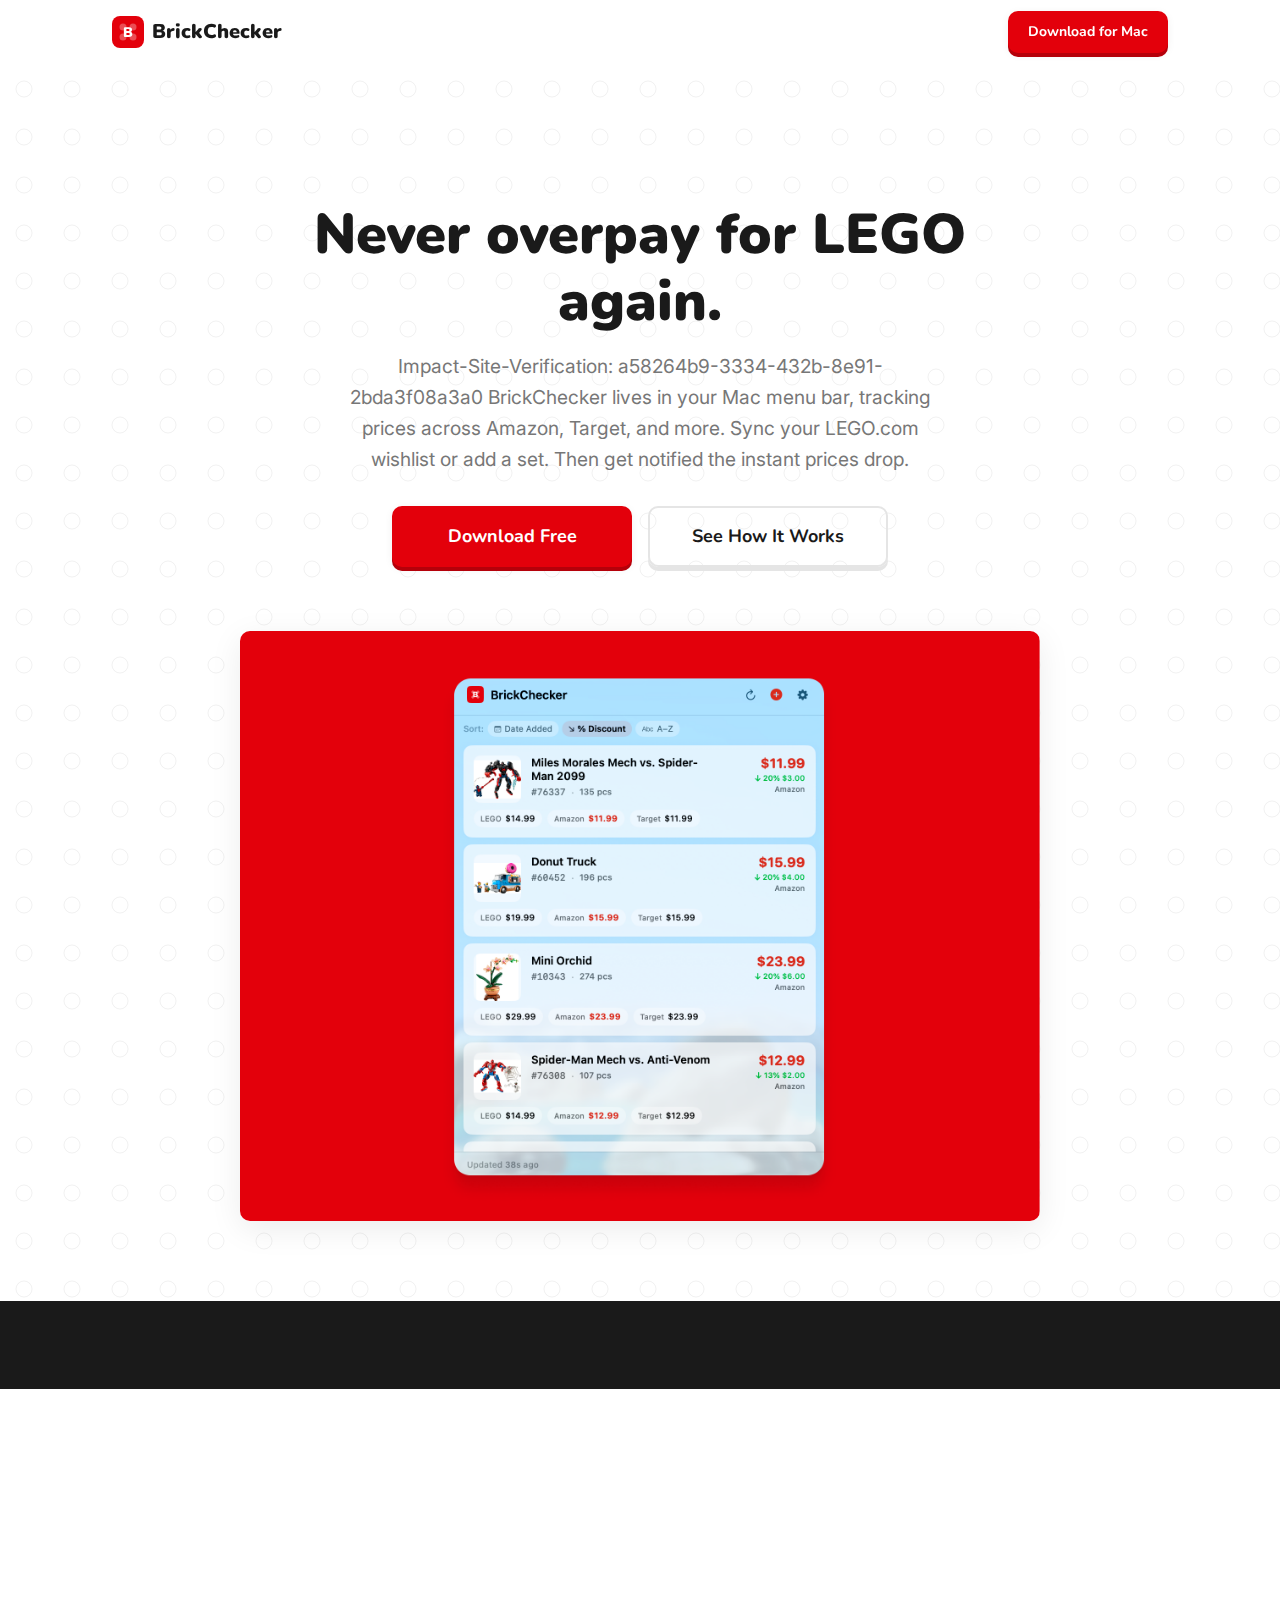
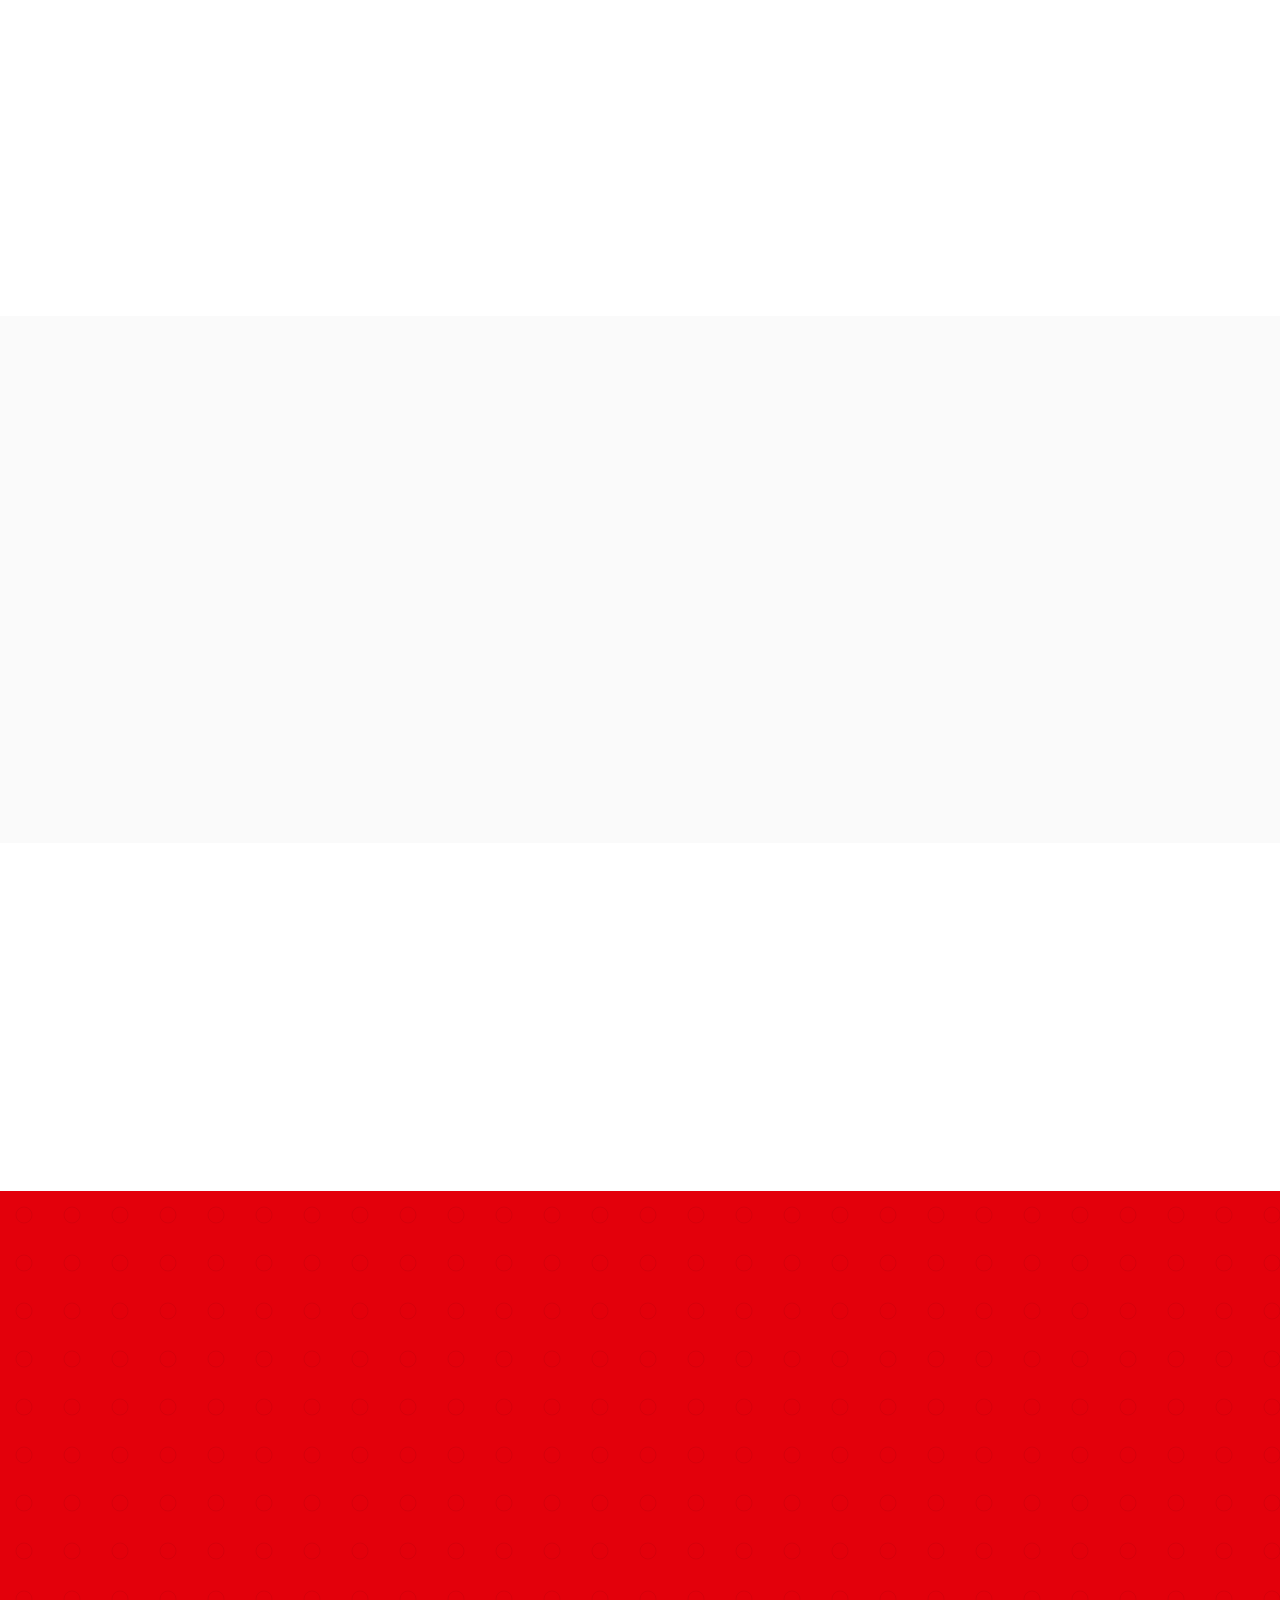
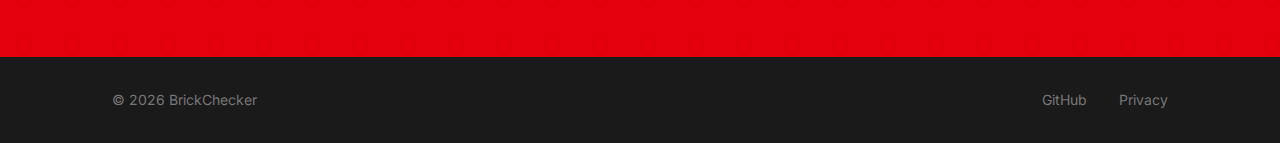
<file: index.html>
<!DOCTYPE html>
<html lang="en">
<head>
  <meta name='impact-site-verification' value='a58264b9-3334-432b-8e91-2bda3f08a3a0'>
  <meta charset="UTF-8">
  <meta name="viewport" content="width=device-width, initial-scale=1.0">

  <!-- Google Analytics -->
  <script async src="https://www.googletagmanager.com/gtag/js?id=G-PGW0G97BBK"></script>
  <script>
    window.dataLayer = window.dataLayer || [];
    function gtag(){dataLayer.push(arguments);}
    gtag('js', new Date());
    gtag('config', 'G-PGW0G97BBK');
  </script>
  <title>BrickChecker — LEGO Price Tracker for Mac, iPhone & iPad</title>
  <meta name="description" content="Track LEGO set prices across retailers on Mac, iPhone, and iPad. Sync your LEGO.com wishlist, compare prices on Amazon and Target, get price drop alerts, and keep everything in sync with iCloud. Free on the App Store.">
  <meta name="keywords" content="LEGO, LEGO price tracker, LEGO deals, LEGO price drop, LEGO sale alert, LEGO wishlist sync, LEGO set discount, BrickChecker, Mac menu bar app, iPhone LEGO tracker, iPad LEGO app, iCloud sync LEGO, App Store LEGO, Amazon LEGO deals, Target LEGO sale, LEGO set prices, brick deals, LEGO price compare, LEGO price history, cheap LEGO sets, LEGO savings, LEGO price alert, LEGO deal finder, best LEGO prices">
  <meta name="author" content="BrickChecker">
  <meta name="robots" content="index, follow">
  <meta name="theme-color" content="#E3000B">
  <meta name="apple-mobile-web-app-capable" content="yes">
  <meta name="format-detection" content="telephone=no">
  <link rel="canonical" href="https://brickchecker.cash/">

  <!-- Open Graph -->
  <meta property="og:title" content="BrickChecker — Never Overpay for LEGO Again">
  <meta property="og:description" content="Track LEGO set prices across Amazon, Target, and more on Mac, iPhone, and iPad. Sync your wishlist, get instant price drop alerts, and keep everything in sync with iCloud.">
  <meta property="og:type" content="website">
  <meta property="og:url" content="https://brickchecker.cash/">
  <meta property="og:image" content="https://brickchecker.cash/assets/images/favicon.png">
  <meta property="og:site_name" content="BrickChecker">
  <meta property="og:locale" content="en_US">

  <!-- Twitter Card -->
  <meta name="twitter:card" content="summary_large_image">
  <meta name="twitter:title" content="BrickChecker — Never Overpay for LEGO Again">
  <meta name="twitter:description" content="Track LEGO set prices across retailers on Mac, iPhone, and iPad. Free on the App Store.">
  <meta name="twitter:image" content="https://brickchecker.cash/assets/images/favicon.png">

  <!-- Structured Data (JSON-LD) -->
  <script type="application/ld+json">
  {
    "@context": "https://schema.org",
    "@type": "SoftwareApplication",
    "name": "BrickChecker",
    "url": "https://brickchecker.cash/",
    "operatingSystem": "macOS, iOS, iPadOS",
    "applicationCategory": "UtilitiesApplication",
    "description": "Track LEGO set prices across retailers on Mac, iPhone, and iPad. Sync your LEGO.com wishlist, get price drop alerts, and keep everything in sync with iCloud.",
    "author": {
      "@type": "Person",
      "name": "BrickChecker"
    },
    "datePublished": "2026-02-12",
    "offers": {
      "@type": "Offer",
      "price": "0",
      "priceCurrency": "USD"
    },
    "downloadUrl": "https://apps.apple.com/us/app/brickchecker/id6759080866?mt=12",
    "softwareVersion": "1.2",
    "image": "https://brickchecker.cash/assets/images/favicon.png"
  }
  </script>

  <!-- Favicon -->
  <link rel="icon" type="image/png" href="assets/images/favicon.png">
  <link rel="apple-touch-icon" href="assets/images/favicon.png">

  <!-- Fonts -->
  <link rel="preconnect" href="https://fonts.googleapis.com">
  <link rel="preconnect" href="https://fonts.gstatic.com" crossorigin>
  <link href="https://fonts.googleapis.com/css2?family=Nunito:wght@700;800;900&family=Inter:wght@400;500;600&display=swap" rel="stylesheet">

  <!-- Styles -->
  <link rel="stylesheet" href="style.css">
</head>
<body>

  <!-- ======== Header ======== -->
  <header class="site-header">
    <div class="container">
      <a href="#" class="logo">
        <svg class="logo-icon" width="32" height="32" viewBox="0 0 32 32" fill="none" xmlns="http://www.w3.org/2000/svg">
          <rect width="32" height="32" rx="8" fill="#E3000B"/>
          <circle cx="11" cy="11" r="3.5" fill="white" fill-opacity="0.3"/>
          <circle cx="21" cy="11" r="3.5" fill="white" fill-opacity="0.3"/>
          <circle cx="11" cy="21" r="3.5" fill="white" fill-opacity="0.3"/>
          <circle cx="21" cy="21" r="3.5" fill="white" fill-opacity="0.3"/>
          <text x="16" y="21" text-anchor="middle" font-family="Nunito, sans-serif" font-weight="900" font-size="14" fill="white">B</text>
        </svg>
        <span id="header-name"></span>
      </a>
      <a id="header-download" href="#" class="btn btn-primary btn-sm"></a>
    </div>
  </header>

  <main>

  <!-- ======== Hero ======== -->
  <section class="hero">
    <div class="container">
      <h1 id="hero-headline" class="fade-up"></h1>
      <p id="hero-subtitle" class="hero-subtitle fade-up"></p>
      <div class="hero-ctas fade-up">
        <a id="hero-primary-cta" href="#" class="btn btn-primary btn-large"></a>
        <a id="hero-secondary-cta" href="#features" class="btn btn-secondary btn-large"></a>
      </div>
      <div class="hero-image fade-up">
        <div id="hero-image-container"></div>
      </div>
    </div>
  </section>

  <!-- ======== Trust Strip ======== -->
  <section class="trust-strip">
    <div id="trust-strip-container" class="container"></div>
  </section>

  <!-- ======== Features ======== -->
  <section id="features"></section>

  <!-- ======== Final CTA ======== -->
  <section class="final-cta">
    <div class="container">
      <h2 id="cta-headline" class="fade-up"></h2>
      <p id="cta-subtitle" class="fade-up"></p>
      <a id="cta-button" href="#" class="btn btn-white btn-large fade-up"></a>
      <small id="cta-footnote" class="fade-up"></small>
    </div>
  </section>

  </main>

  <!-- ======== Footer ======== -->
  <footer class="site-footer">
    <div class="container">
      <p id="footer-copy"></p>
      <nav id="footer-links" class="footer-links"></nav>
    </div>
  </footer>

  <!-- SEO: noscript fallback for crawlers (all content is JS-rendered) -->
  <noscript>
    <div class="container" style="padding:80px 32px;text-align:center;">
      <h1>BrickChecker — LEGO Price Tracker for Mac, iPhone & iPad</h1>
      <p>Track LEGO set prices across Amazon, Target, and more on Mac, iPhone, and iPad. Sync your LEGO.com wishlist, get notified the instant prices drop, and keep everything in sync across devices with iCloud. Free on the App Store.</p>
      <p><a href="https://apps.apple.com/us/app/brickchecker/id6759080866?mt=12">Get BrickChecker on the App Store</a></p>
      <h2>Your wishlist, always up to date.</h2>
      <p>Connect your LEGO.com wishlist and BrickChecker automatically syncs it in the background.</p>
      <h2>Every retailer. One glance.</h2>
      <p>Compare prices across Amazon, Target, and more for every set in your collection.</p>
      <h2>Never miss a deal — on any device.</h2>
      <p>Set custom price thresholds for any set and get notified the moment prices drop. Your tracked sets, price history, and settings sync automatically via iCloud across your Mac, iPhone, and iPad.</p>
    </div>
  </noscript>

  <!-- Config first, then script -->
  <script src="site-config.js"></script>
  <script src="script.js"></script>
</body>
</html>
</file>
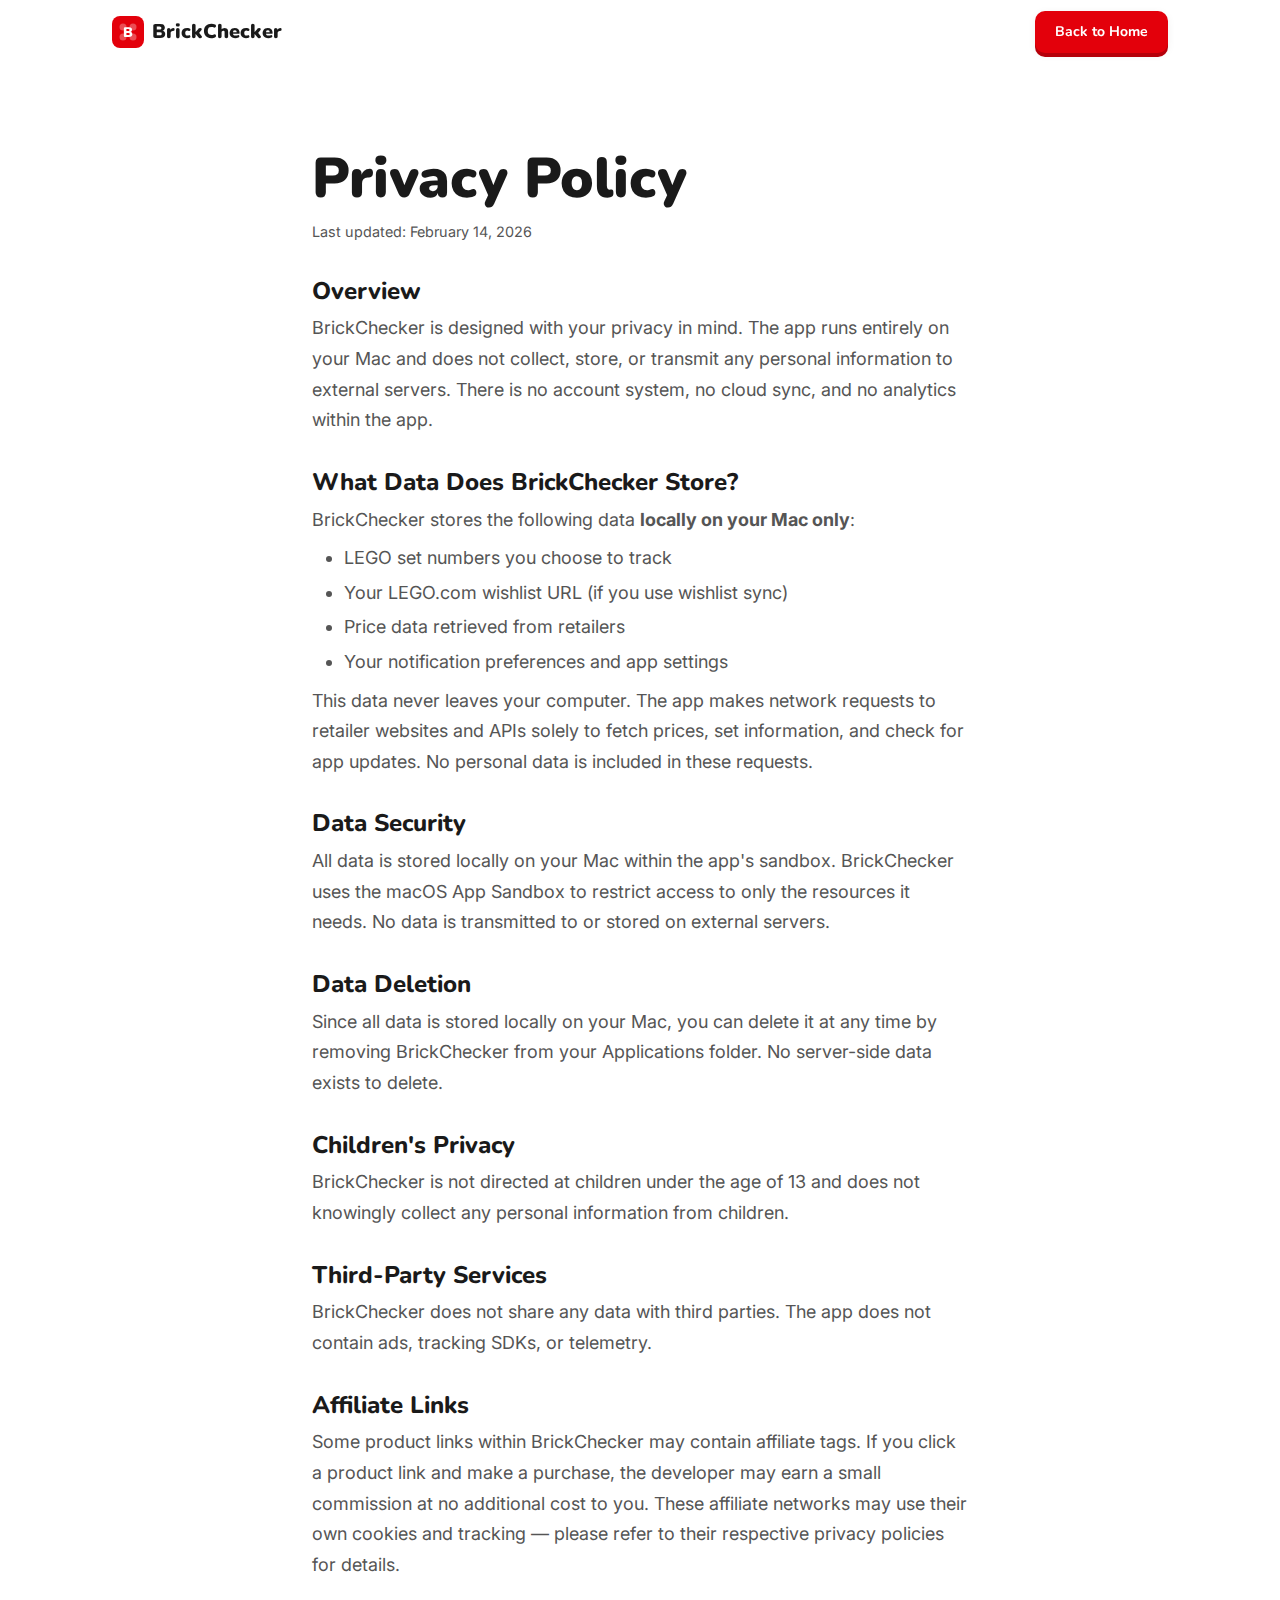
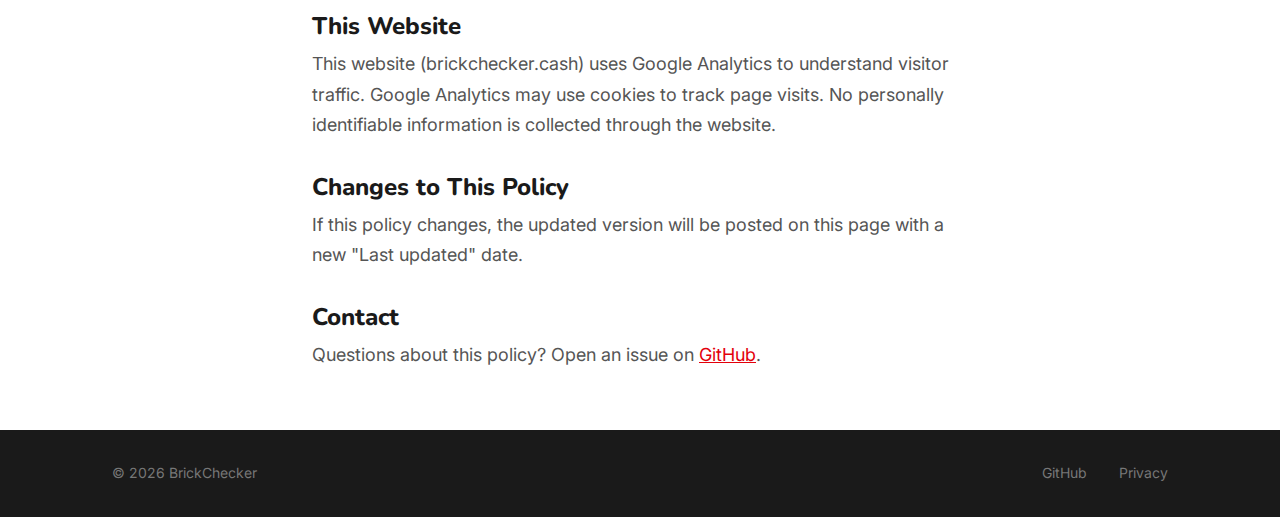
<file: privacy.html>
<!DOCTYPE html>
<html lang="en">
<head>
  <meta charset="UTF-8">
  <meta name="viewport" content="width=device-width, initial-scale=1.0">
  <title>Privacy Policy — BrickChecker</title>
  <meta name="description" content="BrickChecker privacy policy. No personal data collected. All data stays on your Mac.">
  <meta name="robots" content="index, follow">
  <link rel="canonical" href="https://brickchecker.cash/privacy.html">

  <!-- Favicon -->
  <link rel="icon" type="image/png" href="assets/images/favicon.png">
  <link rel="apple-touch-icon" href="assets/images/favicon.png">

  <!-- Fonts -->
  <link rel="preconnect" href="https://fonts.googleapis.com">
  <link rel="preconnect" href="https://fonts.gstatic.com" crossorigin>
  <link href="https://fonts.googleapis.com/css2?family=Nunito:wght@700;800;900&family=Inter:wght@400;500;600&display=swap" rel="stylesheet">

  <!-- Styles -->
  <link rel="stylesheet" href="style.css">
</head>
<body>

  <!-- ======== Header ======== -->
  <header class="site-header">
    <div class="container">
      <a href="/" class="logo">
        <svg class="logo-icon" width="32" height="32" viewBox="0 0 32 32" fill="none" xmlns="http://www.w3.org/2000/svg">
          <rect width="32" height="32" rx="8" fill="#E3000B"/>
          <circle cx="11" cy="11" r="3.5" fill="white" fill-opacity="0.3"/>
          <circle cx="21" cy="11" r="3.5" fill="white" fill-opacity="0.3"/>
          <circle cx="11" cy="21" r="3.5" fill="white" fill-opacity="0.3"/>
          <circle cx="21" cy="21" r="3.5" fill="white" fill-opacity="0.3"/>
          <text x="16" y="21" text-anchor="middle" font-family="Nunito, sans-serif" font-weight="900" font-size="14" fill="white">B</text>
        </svg>
        <span>BrickChecker</span>
      </a>
      <a href="/" class="btn btn-primary btn-sm">Back to Home</a>
    </div>
  </header>

  <main class="privacy-page">
    <div class="container">
      <h1>Privacy Policy</h1>
      <p class="privacy-updated">Last updated: February 14, 2026</p>

      <h2>Overview</h2>
      <p>BrickChecker is designed with your privacy in mind. The app runs entirely on your Mac and does not collect, store, or transmit any personal information to external servers. There is no account system, no cloud sync, and no analytics within the app.</p>

      <h2>What Data Does BrickChecker Store?</h2>
      <p>BrickChecker stores the following data <strong>locally on your Mac only</strong>:</p>
      <ul>
        <li>LEGO set numbers you choose to track</li>
        <li>Your LEGO.com wishlist URL (if you use wishlist sync)</li>
        <li>Price data retrieved from retailers</li>
        <li>Your notification preferences and app settings</li>
      </ul>
      <p>This data never leaves your computer. The app makes network requests to retailer websites and APIs solely to fetch prices, set information, and check for app updates. No personal data is included in these requests.</p>

      <h2>Data Security</h2>
      <p>All data is stored locally on your Mac within the app's sandbox. BrickChecker uses the macOS App Sandbox to restrict access to only the resources it needs. No data is transmitted to or stored on external servers.</p>

      <h2>Data Deletion</h2>
      <p>Since all data is stored locally on your Mac, you can delete it at any time by removing BrickChecker from your Applications folder. No server-side data exists to delete.</p>

      <h2>Children's Privacy</h2>
      <p>BrickChecker is not directed at children under the age of 13 and does not knowingly collect any personal information from children.</p>

      <h2>Third-Party Services</h2>
      <p>BrickChecker does not share any data with third parties. The app does not contain ads, tracking SDKs, or telemetry.</p>

      <h2>Affiliate Links</h2>
      <p>Some product links within BrickChecker may contain affiliate tags. If you click a product link and make a purchase, the developer may earn a small commission at no additional cost to you. These affiliate networks may use their own cookies and tracking — please refer to their respective privacy policies for details.</p>

      <h2>This Website</h2>
      <p>This website (brickchecker.cash) uses Google Analytics to understand visitor traffic. Google Analytics may use cookies to track page visits. No personally identifiable information is collected through the website.</p>

      <h2>Changes to This Policy</h2>
      <p>If this policy changes, the updated version will be posted on this page with a new "Last updated" date.</p>

      <h2>Contact</h2>
      <p>Questions about this policy? Open an issue on <a href="https://github.com/jsfried10/LegoApp">GitHub</a>.</p>
    </div>
  </main>

  <!-- ======== Footer ======== -->
  <footer class="site-footer">
    <div class="container">
      <p>&copy; 2026 BrickChecker</p>
      <nav class="footer-links">
        <a href="https://github.com/jsfried10/LegoApp">GitHub</a>
        <a href="privacy.html">Privacy</a>
      </nav>
    </div>
  </footer>

</body>
</html>
</file>
<file: style.css>
/* ============================================
   BrickCheck — Marketing Site Styles
   LEGO-inspired design language
   ============================================ */

/* --- Custom Properties --- */
:root {
  /* LEGO brand colors */
  --lego-red: #E3000B;
  --lego-red-dark: #B5000A;
  --lego-yellow: #FFD700;
  --lego-blue: #006CB7;
  --lego-green: #00852B;
  --lego-orange: #F57C20;

  /* Neutrals */
  --white: #FFFFFF;
  --gray-50: #FAFAFA;
  --gray-100: #F5F5F5;
  --gray-200: #E5E5E5;
  --gray-500: #777777;
  --gray-700: #555555;
  --gray-900: #1A1A1A;

  /* Typography */
  --font-heading: 'Nunito', system-ui, sans-serif;
  --font-body: 'Inter', system-ui, sans-serif;

  /* Spacing */
  --space-xs: 4px;
  --space-sm: 8px;
  --space-md: 16px;
  --space-lg: 32px;
  --space-xl: 64px;
  --space-2xl: 120px;

  /* Borders & Shadows */
  --radius-sm: 8px;
  --radius-md: 12px;
  --radius-lg: 20px;
  --radius-pill: 999px;
  --shadow-sm: 0 2px 8px rgba(0, 0, 0, 0.06);
  --shadow-md: 0 8px 32px rgba(0, 0, 0, 0.08);
  --shadow-lg: 0 16px 48px rgba(0, 0, 0, 0.12);

  /* Layout */
  --container-max: 1120px;
  --header-height: 64px;
}

/* --- Reset & Base --- */
*,
*::before,
*::after {
  box-sizing: border-box;
  margin: 0;
  padding: 0;
}

html {
  scroll-behavior: smooth;
  -webkit-font-smoothing: antialiased;
  -moz-osx-font-smoothing: grayscale;
}

body {
  font-family: var(--font-body);
  font-size: 1.125rem;
  line-height: 1.6;
  color: var(--gray-700);
  background: var(--white);
}

img {
  max-width: 100%;
  height: auto;
  display: block;
}

a {
  text-decoration: none;
  color: inherit;
}

h1, h2, h3 {
  font-family: var(--font-heading);
  color: var(--gray-900);
  line-height: 1.2;
}

h1 {
  font-size: clamp(2.5rem, 5vw, 3.5rem);
  font-weight: 900;
}

h2 {
  font-size: clamp(1.75rem, 3.5vw, 2.5rem);
  font-weight: 800;
}

h3 {
  font-size: 1.25rem;
  font-weight: 700;
}

/* --- Layout --- */
.container {
  max-width: var(--container-max);
  margin-inline: auto;
  padding-inline: var(--space-lg);
}

/* --- Buttons --- */
.btn {
  display: inline-flex;
  align-items: center;
  justify-content: center;
  font-family: var(--font-heading);
  font-weight: 700;
  font-size: 1rem;
  border: none;
  border-radius: 10px;
  cursor: pointer;
  transition: transform 0.15s ease, box-shadow 0.15s ease;
}

.btn-primary {
  background: var(--lego-red);
  color: var(--white);
  padding: 14px 28px;
  box-shadow: 0 4px 0 var(--lego-red-dark), var(--shadow-sm);
}

.btn-primary:hover {
  transform: translateY(2px);
  box-shadow: 0 2px 0 var(--lego-red-dark);
}

.btn-primary:active {
  transform: translateY(4px);
  box-shadow: 0 0 0 var(--lego-red-dark);
}

.btn-secondary {
  background: transparent;
  color: var(--gray-900);
  padding: 12px 26px;
  border: 2px solid var(--gray-200);
  box-shadow: 0 4px 0 var(--gray-200);
}

.btn-secondary.btn-large {
  padding: 14px 34px;
}

.btn-secondary:hover {
  border-color: var(--gray-900);
  transform: translateY(1px);
}

.btn-white {
  background: var(--white);
  color: var(--lego-red);
  padding: 14px 28px;
  box-shadow: 0 4px 0 rgba(0, 0, 0, 0.15), var(--shadow-sm);
}

.btn-white:hover {
  transform: translateY(2px);
  box-shadow: 0 2px 0 rgba(0, 0, 0, 0.15);
}

.btn-white:active {
  transform: translateY(4px);
  box-shadow: 0 0 0 rgba(0, 0, 0, 0.15);
}

.btn-large {
  font-size: 1.125rem;
  padding: 16px 36px;
}

.btn-sm {
  font-size: 0.875rem;
  padding: 10px 20px;
}

/* --- Badge Pills --- */
.badge {
  display: inline-block;
  padding: 6px 14px;
  border-radius: var(--radius-pill);
  font-family: var(--font-heading);
  font-size: 0.8rem;
  font-weight: 700;
  text-transform: uppercase;
  letter-spacing: 0.05em;
}

.badge-yellow { background: #FFF3C4; color: #8B6914; }
.badge-red    { background: #FFE0E0; color: #C41E1E; }
.badge-blue   { background: #DBEAFE; color: #1E5AA8; }
.badge-green  { background: #D1FAE5; color: #166534; }
.badge-orange { background: #FFF0DB; color: #9A5B13; }

/* --- Images --- */
.hero-image img,
.feature-image img {
  border-radius: 10px;
  box-shadow: var(--shadow-md);
}

.placeholder-img {
  aspect-ratio: 16 / 10;
  background: linear-gradient(135deg, var(--gray-100), var(--gray-200));
  border-radius: 10px;
  display: flex;
  align-items: center;
  justify-content: center;
  color: var(--gray-500);
  font-size: 0.875rem;
  text-align: center;
  padding: var(--space-lg);
  border: 2px dashed var(--gray-200);
}

.placeholder-img::after {
  content: attr(data-label);
}

/* --- Scroll Animations --- */
.fade-up {
  opacity: 0;
  transform: translateY(24px);
  transition: opacity 0.6s ease, transform 0.6s ease;
}

.fade-up.visible {
  opacity: 1;
  transform: translateY(0);
}

/* Stagger children */
.fade-up:nth-child(2) { transition-delay: 0.1s; }
.fade-up:nth-child(3) { transition-delay: 0.2s; }
.fade-up:nth-child(4) { transition-delay: 0.3s; }

/* ============================================
   HEADER
   ============================================ */
.site-header {
  position: sticky;
  top: 0;
  z-index: 100;
  background: rgba(255, 255, 255, 0.95);
  backdrop-filter: blur(12px);
  -webkit-backdrop-filter: blur(12px);
  border-bottom: 1px solid transparent;
  transition: box-shadow 0.3s ease, border-color 0.3s ease;
}

.site-header.scrolled {
  box-shadow: 0 2px 16px rgba(0, 0, 0, 0.06);
  border-bottom-color: var(--gray-200);
}

.site-header .container {
  display: flex;
  align-items: center;
  justify-content: space-between;
  height: var(--header-height);
}

.logo {
  display: flex;
  align-items: center;
  gap: var(--space-sm);
  font-family: var(--font-heading);
  font-weight: 900;
  font-size: 1.25rem;
  color: var(--gray-900);
}

.logo-icon {
  flex-shrink: 0;
}

/* ============================================
   HERO
   ============================================ */
.hero {
  text-align: center;
  padding: var(--space-2xl) 0 80px;
  background-image: url('assets/images/brick-pattern.svg');
  background-size: 48px 48px;
  background-repeat: repeat;
}

.hero h1 {
  margin-top: var(--space-md);
  max-width: 700px;
  margin-inline: auto;
}

.hero-subtitle {
  margin-top: var(--space-md);
  max-width: 600px;
  margin-inline: auto;
  font-size: 1.2rem;
  color: var(--gray-500);
}

.hero-ctas {
  margin-top: var(--space-lg);
  display: flex;
  gap: var(--space-md);
  justify-content: center;
  flex-wrap: wrap;
}

.hero-ctas .btn {
  min-width: 240px;
}

.hero-image {
  margin-top: var(--space-xl);
  max-width: 800px;
  margin-inline: auto;
}

.hero-image .placeholder-img {
  aspect-ratio: 16 / 9;
  box-shadow: var(--shadow-lg);
}

/* ============================================
   TRUST STRIP
   ============================================ */
.trust-strip {
  background: var(--gray-900);
  padding: var(--space-lg) 0;
}

.trust-strip .container {
  display: flex;
  justify-content: center;
  gap: var(--space-xl);
  flex-wrap: wrap;
}

.trust-item {
  display: flex;
  align-items: center;
  gap: var(--space-sm);
  color: var(--white);
}

.trust-icon {
  width: 24px;
  height: 24px;
  flex-shrink: 0;
  opacity: 0.7;
}

.trust-label {
  font-family: var(--font-heading);
  font-weight: 700;
  font-size: 0.9rem;
  opacity: 0.9;
}

/* ============================================
   FEATURES
   ============================================ */
.feature {
  padding: 100px 0;
}

.feature:nth-child(even) {
  background: var(--gray-50);
}

.feature-grid {
  display: grid;
  grid-template-columns: 1fr 1fr;
  gap: var(--space-xl);
  align-items: center;
}

.feature--reversed .feature-grid {
  direction: rtl;
}

.feature--reversed .feature-grid > * {
  direction: ltr;
}

.feature--text-only .feature-text {
  text-align: center;
  max-width: 640px;
  margin-inline: auto;
}

.feature--text-only .feature-text p {
  max-width: 100%;
}

.feature-text .badge {
  margin-bottom: var(--space-md);
}

.feature-text h2 {
  margin-bottom: var(--space-md);
}

.feature-text p {
  font-size: 1.1rem;
  color: var(--gray-500);
  max-width: 480px;
}

.feature-image .placeholder-img {
  box-shadow: var(--shadow-md);
}

/* ============================================
   HOW IT WORKS
   ============================================ */
.how-it-works {
  padding: 100px 0;
  text-align: center;
  background: var(--white);
}

.section-title {
  margin-bottom: var(--space-xl);
}

.steps-grid {
  display: grid;
  grid-template-columns: repeat(3, 1fr);
  gap: var(--space-lg);
  max-width: 900px;
  margin-inline: auto;
}

.step {
  padding: var(--space-lg);
}

.step-number {
  width: 56px;
  height: 56px;
  border-radius: 50%;
  display: flex;
  align-items: center;
  justify-content: center;
  font-family: var(--font-heading);
  font-size: 1.5rem;
  font-weight: 900;
  color: var(--white);
  margin: 0 auto var(--space-md);
  box-shadow:
    inset 0 -2px 4px rgba(0, 0, 0, 0.15),
    0 3px 8px rgba(0, 0, 0, 0.1);
}

.step:nth-child(1) .step-number { background: var(--lego-red); }
.step:nth-child(2) .step-number { background: var(--lego-blue); }
.step:nth-child(3) .step-number { background: var(--lego-green); }

.step h3 {
  margin-bottom: var(--space-sm);
}

.step p {
  font-size: 0.95rem;
  color: var(--gray-500);
}

/* ============================================
   FINAL CTA
   ============================================ */
.final-cta {
  text-align: center;
  padding: var(--space-2xl) 0;
  background: var(--lego-red);
  background-image: url('assets/images/brick-pattern.svg');
  background-size: 48px 48px;
  background-repeat: repeat;
  color: var(--white);
}

.final-cta h2 {
  color: var(--white);
  margin-bottom: var(--space-md);
}

.final-cta p {
  color: rgba(255, 255, 255, 0.85);
  margin-bottom: var(--space-lg);
  font-size: 1.2rem;
}

.final-cta .btn {
  margin-bottom: var(--space-md);
}

.final-cta small {
  display: block;
  color: rgba(255, 255, 255, 0.6);
  font-size: 0.85rem;
}

/* ============================================
   PRIVACY PAGE
   ============================================ */
.privacy-page {
  padding: 80px 0 60px;
  max-width: 720px;
  margin-inline: auto;
}

.privacy-page h1 {
  margin-bottom: var(--space-sm);
}

.privacy-page h2 {
  margin-top: var(--space-lg);
  margin-bottom: var(--space-sm);
  font-size: 1.5rem;
}

.privacy-page p,
.privacy-page li {
  color: var(--gray-700);
  line-height: 1.7;
}

.privacy-page ul {
  padding-left: var(--space-lg);
  margin: var(--space-sm) 0;
}

.privacy-page li {
  margin-bottom: var(--space-xs);
}

.privacy-page a {
  color: var(--lego-red);
  text-decoration: underline;
}

.privacy-updated {
  color: var(--gray-500);
  font-size: 0.9rem;
  margin-bottom: var(--space-lg);
}

/* ============================================
   FOOTER
   ============================================ */
.site-footer {
  background: var(--gray-900);
  padding: var(--space-lg) 0;
}

.site-footer .container {
  display: flex;
  align-items: center;
  justify-content: space-between;
  flex-wrap: wrap;
  gap: var(--space-md);
}

.site-footer p {
  color: var(--gray-500);
  font-size: 0.875rem;
}

.footer-links {
  display: flex;
  gap: var(--space-lg);
}

.footer-links a {
  color: var(--gray-500);
  font-size: 0.875rem;
  transition: color 0.2s ease;
}

.footer-links a:hover {
  color: var(--white);
}

/* ============================================
   RESPONSIVE
   ============================================ */

/* Tablet and below */
@media (max-width: 768px) {
  .feature-grid {
    grid-template-columns: 1fr;
    gap: var(--space-lg);
  }

  .feature--reversed .feature-grid {
    direction: ltr;
  }

  .feature-image {
    order: -1;
  }

  .feature-text p {
    max-width: 100%;
  }

  .steps-grid {
    grid-template-columns: 1fr;
    max-width: 400px;
  }

  .trust-strip .container {
    gap: var(--space-lg);
  }

  .hero {
    padding: 80px 0 60px;
  }

  .feature {
    padding: 60px 0;
  }

  .how-it-works {
    padding: 60px 0;
  }

  .final-cta {
    padding: 80px 0;
  }

  .hero-ctas {
    flex-direction: column;
    align-items: center;
  }

  .site-footer .container {
    flex-direction: column;
    text-align: center;
  }
}

/* Small mobile */
@media (max-width: 480px) {
  .trust-strip .container {
    display: grid;
    grid-template-columns: 1fr 1fr;
    gap: var(--space-md);
  }

  .logo span {
    font-size: 1rem;
  }

  .btn-sm {
    font-size: 0.8rem;
    padding: 8px 16px;
  }
}
</file>
